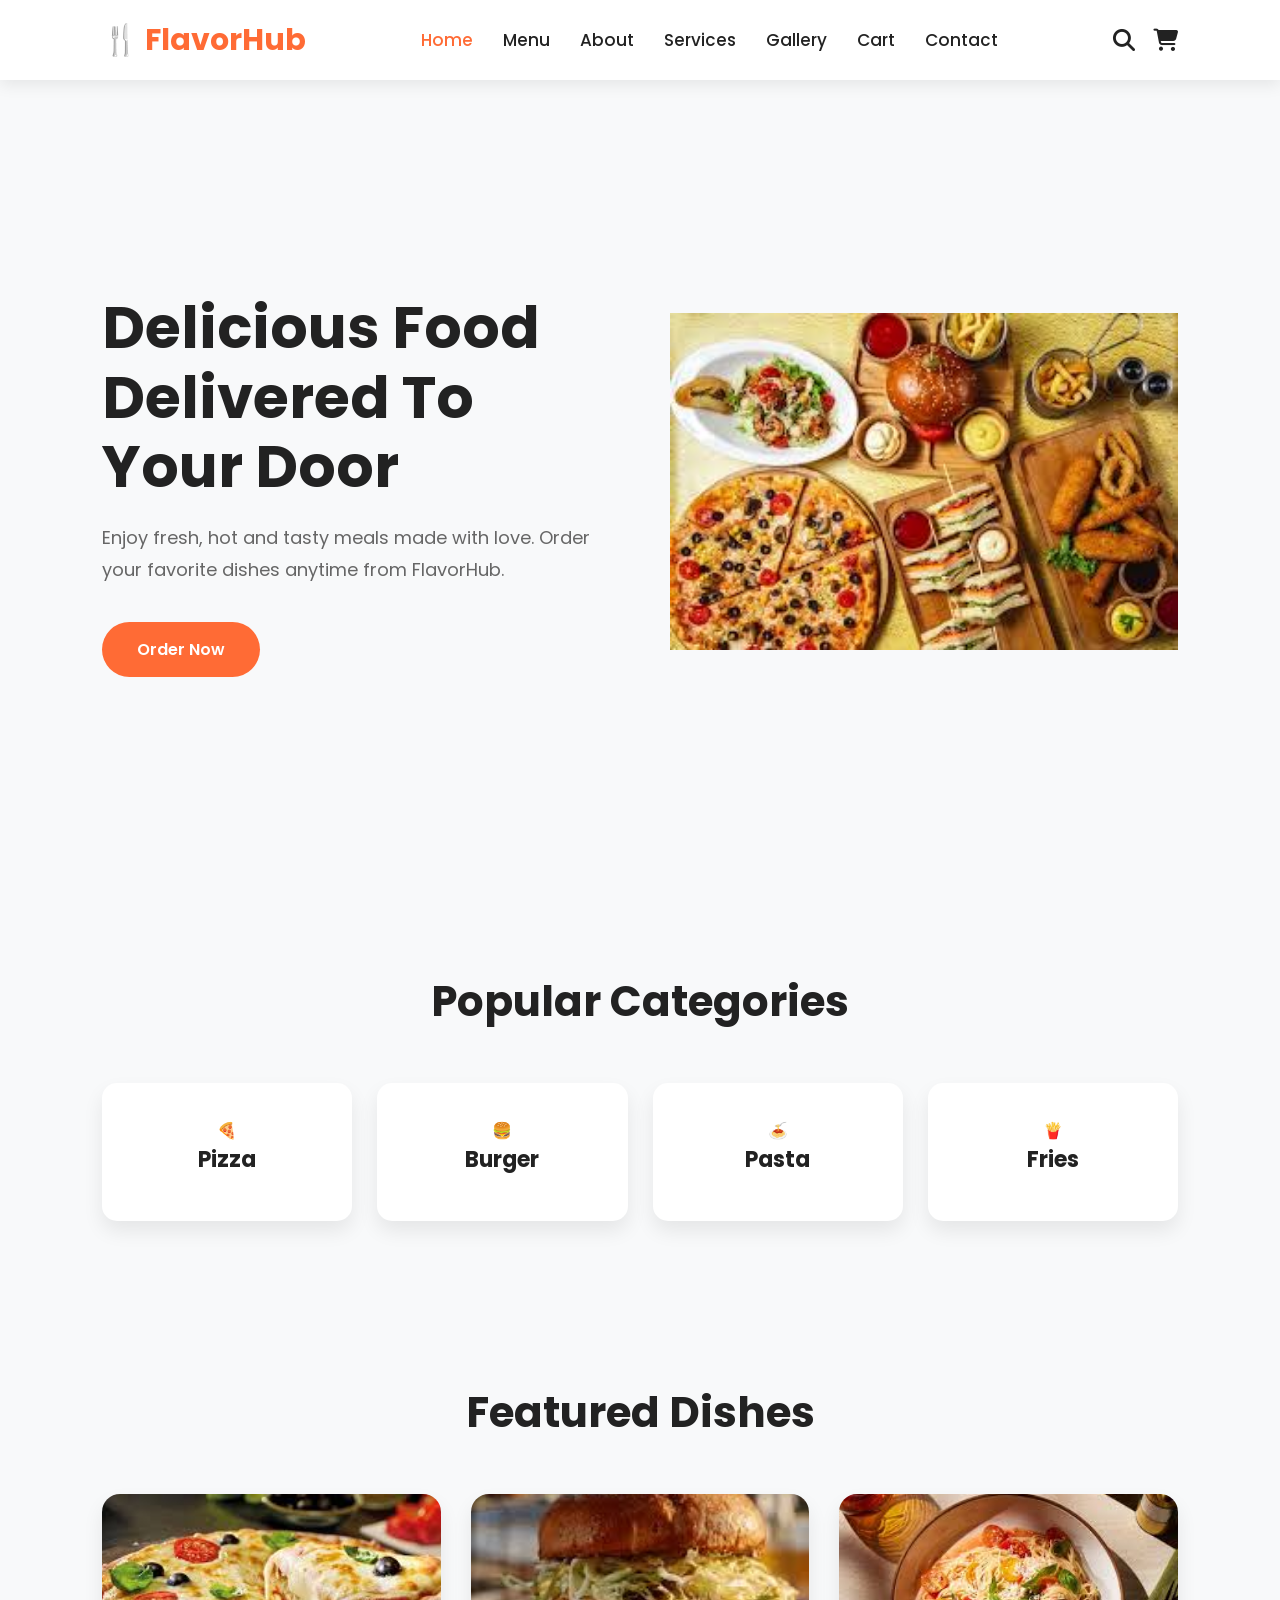
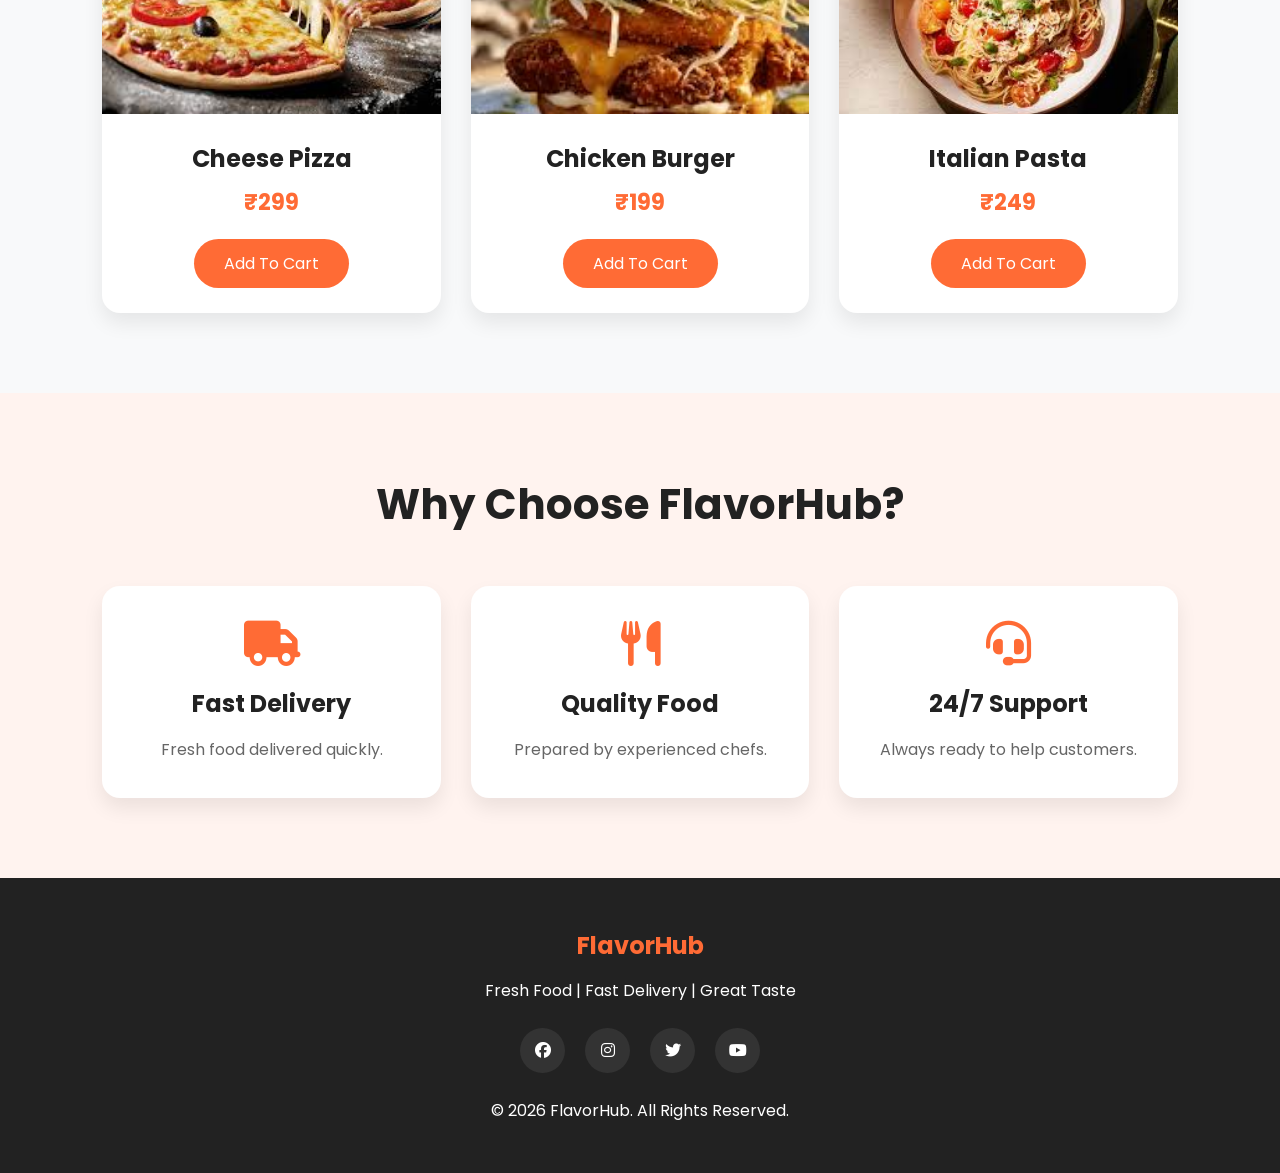
<file: index.html>
<!DOCTYPE html>
<html lang="en">
<head>
    <meta charset="UTF-8">
    <meta name="viewport" content="width=device-width, initial-scale=1.0">
    <title>FlavorHub | Restaurant & Food Delivery</title>

    <!-- CSS -->
    <link rel="stylesheet" href="style.css">

    <!-- Font Awesome -->
    <link rel="stylesheet"
    href="https://cdnjs.cloudflare.com/ajax/libs/font-awesome/6.6.0/css/all.min.css">
</head>
<body>

<!-- ================= HEADER ================= -->

<header>

    <div class="logo">
        <h2>🍴 FlavorHub</h2>
    </div>

    <nav>

        <div class="menu-toggle">
        <i class="fas fa-bars"></i>
        </div>

         <ul class="nav-links">
            <li><a href="index.html" class="active">Home</a></li>
            <li><a href="menu.html">Menu</a></li>
            <li><a href="about.html">About</a></li>
            <li><a href="services.html">Services</a></li>
            <li><a href="gallery.html">Gallery</a></li>
            <li><a href="cart.html">Cart</a></li>
            <li><a href="contact.html">Contact</a></li>
        </ul>
    </nav>

    <div class="icons">
        <i class="fas fa-search"></i>
        <i class="fas fa-shopping-cart"></i>
    </div>

</header>

<!-- ================= HERO ================= -->

<section class="hero">

    <div class="hero-text">

        <h1>Delicious Food Delivered To Your Door</h1>

        <p>
            Enjoy fresh, hot and tasty meals made with love.
            Order your favorite dishes anytime from FlavorHub.
        </p>

        <a href="menu.html" class="btn">
            Order Now
        </a>

    </div>

    <div class="hero-image">
        <img src="image/food image.jpg" alt="Food Image">
    </div>

</section>

<!-- ================= CATEGORIES ================= -->

<section class="categories">

    <h2>Popular Categories</h2>

    <div class="category-container">

        <div class="category-card">
            🍕
            <h3>Pizza</h3>
        </div>

        <div class="category-card">
            🍔
            <h3>Burger</h3>
        </div>

        <div class="category-card">
            🍝
            <h3>Pasta</h3>
        </div>

        <div class="category-card">
            🍟
            <h3>Fries</h3>
        </div>

    </div>

</section>

<!-- ================= FEATURED FOOD ================= -->

<section class="featured">

    <h2>Featured Dishes</h2>

    <div class="food-container">

        <div class="food-card">

            <img src="image/cheese pizza.jpg">

            <h3>Cheese Pizza</h3>

            <p>₹299</p>

            <button>Add To Cart</button>

        </div>

        <div class="food-card">

            <img src="image/chicken burger.jpg">

            <h3>Chicken Burger</h3>

            <p>₹199</p>

            <button>Add To Cart</button>

        </div>

        <div class="food-card">

            <img src="image/italian pasta.jpg">

            <h3>Italian Pasta</h3>

            <p>₹249</p>

            <button>Add To Cart</button>

        </div>

    </div>

</section>

<!-- ================= WHY CHOOSE US ================= -->

<section class="why">

    <h2>Why Choose FlavorHub?</h2>

    <div class="why-container">

        <div class="box">
            <i class="fas fa-truck"></i>
            <h3>Fast Delivery</h3>
            <p>Fresh food delivered quickly.</p>
        </div>

        <div class="box">
            <i class="fas fa-utensils"></i>
            <h3>Quality Food</h3>
            <p>Prepared by experienced chefs.</p>
        </div>

        <div class="box">
            <i class="fas fa-headset"></i>
            <h3>24/7 Support</h3>
            <p>Always ready to help customers.</p>
        </div>

    </div>

</section>

<!-- ================= FOOTER ================= -->

<footer>

    <h2>FlavorHub</h2>

    <p>Fresh Food | Fast Delivery | Great Taste</p>

    <div class="social">

        <i class="fab fa-facebook"></i>

        <i class="fab fa-instagram"></i>

        <i class="fab fa-twitter"></i>

        <i class="fab fa-youtube"></i>

    </div>

    <p>© 2026 FlavorHub. All Rights Reserved.</p>

</footer>

<script src="script.js"></script>

</body>
</html>
</file>
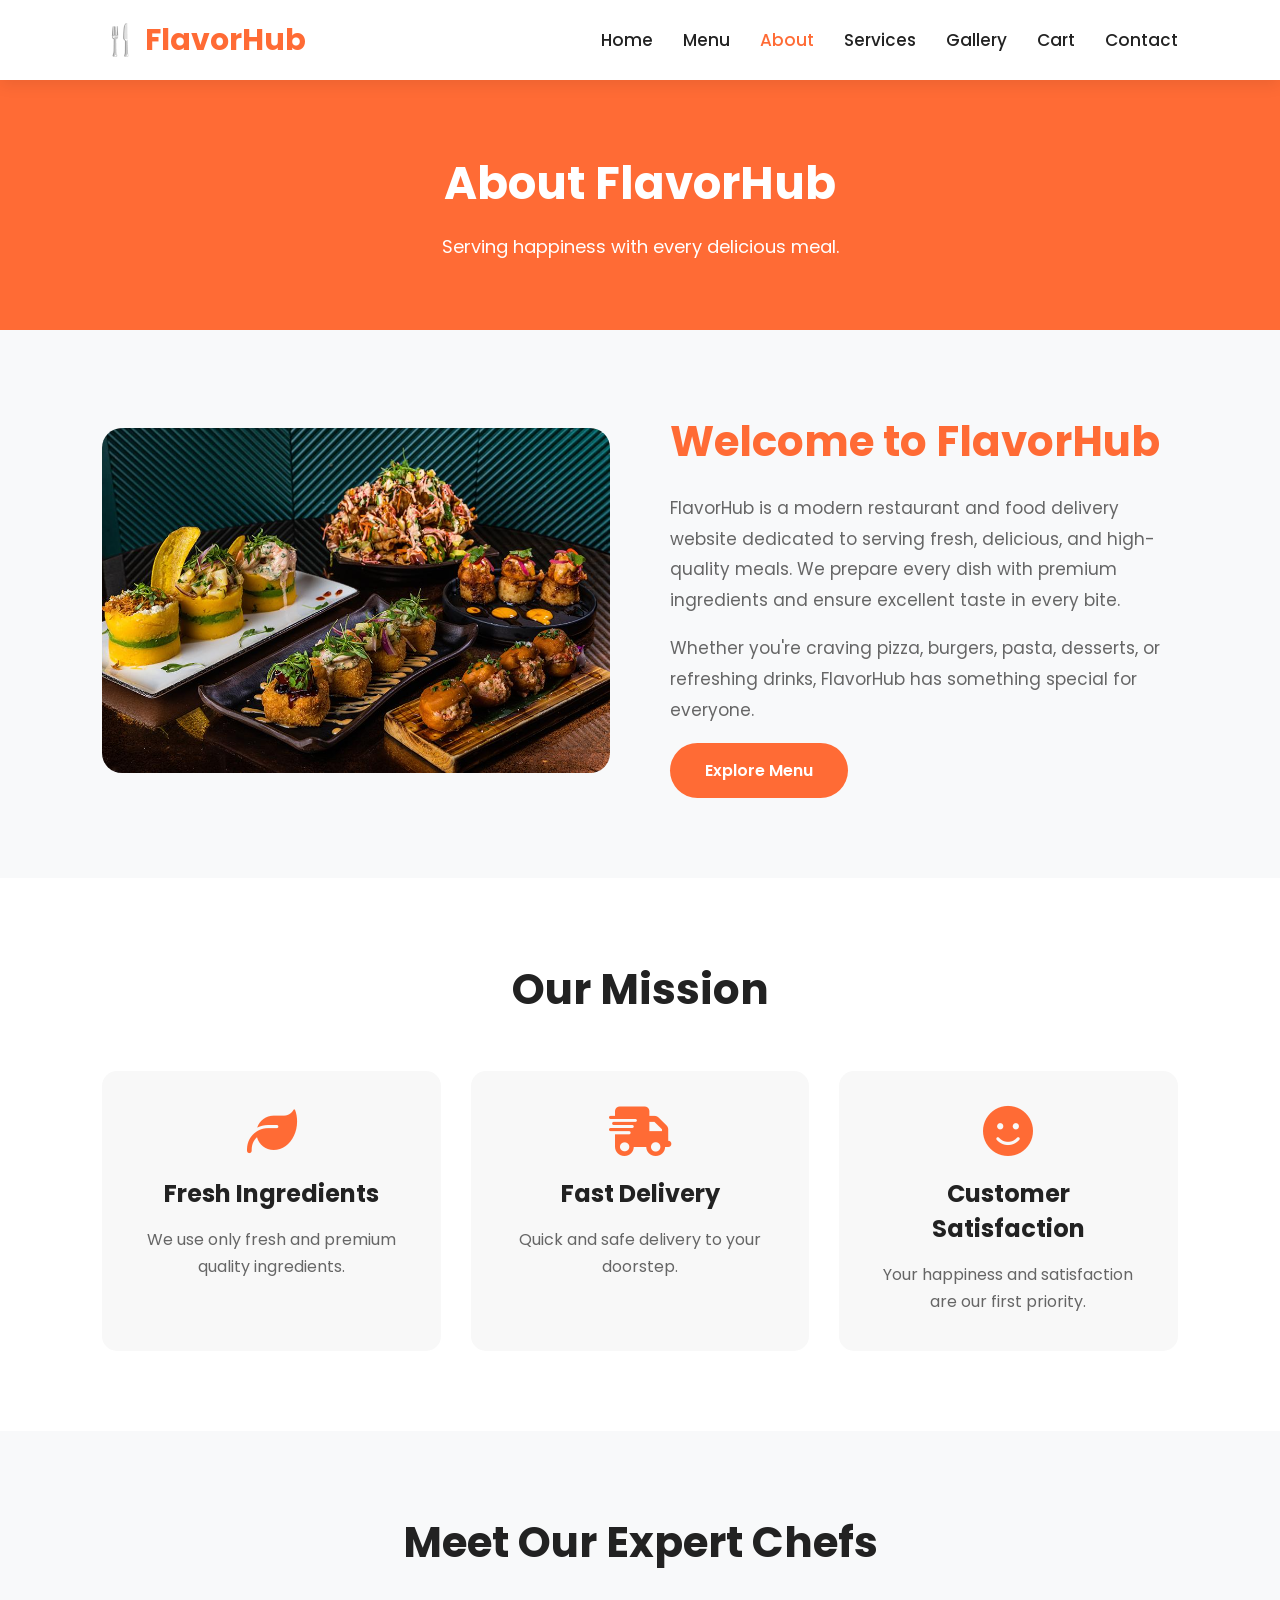
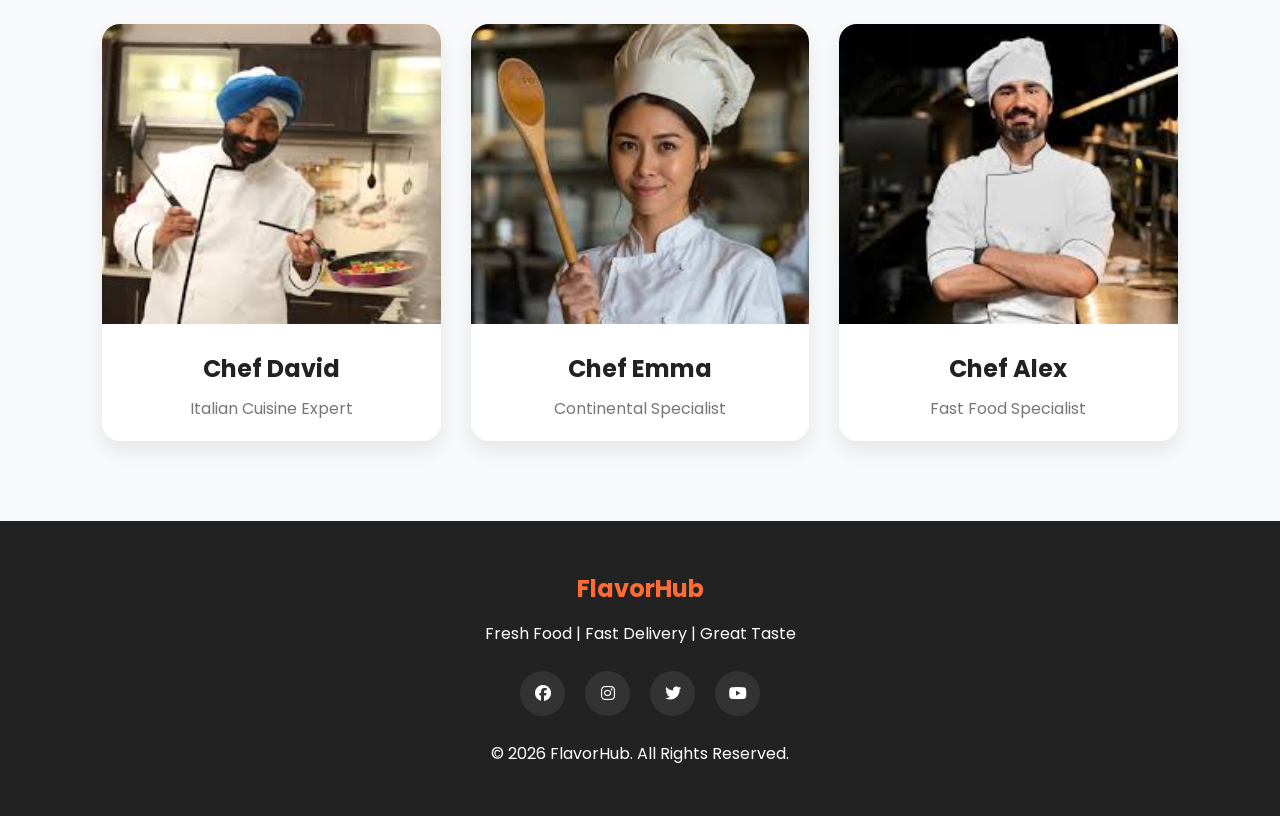
<file: about.html>
<!DOCTYPE html>
<html lang="en">
<head>
    <meta charset="UTF-8">
    <meta name="viewport" content="width=device-width, initial-scale=1.0">
    <title>FlavorHub | About Us</title>

    <link rel="stylesheet" href="style.css">

    <link rel="stylesheet"
    href="https://cdnjs.cloudflare.com/ajax/libs/font-awesome/6.6.0/css/all.min.css">
</head>
<body>

<!-- ================= HEADER ================= -->

<header>

    <div class="logo">
        <h2>🍴 FlavorHub</h2>
    </div>

    <nav>

        <div class="menu-toggle">
        <i class="fas fa-bars"></i>
        </div>

        <ul class="nav-links">
            <li><a href="index.html">Home</a></li>
            <li><a href="menu.html">Menu</a></li>
            <li><a href="about.html" class="active">About</a></li>
            <li><a href="services.html">Services</a></li>
            <li><a href="gallery.html">Gallery</a></li>
            <li><a href="cart.html">Cart</a></li>
            <li><a href="contact.html">Contact</a></li>
        </ul>
    </nav>

</header>

<!-- ================= ABOUT HERO ================= -->

<section class="page-title">
    <h1>About FlavorHub</h1>
    <p>Serving happiness with every delicious meal.</p>
</section>

<!-- ================= ABOUT ================= -->

<section class="about-section">

    <div class="about-image">
        <img src="image/about.jpg" alt="About FlavorHub">
    </div>

    <div class="about-content">

        <h2>Welcome to FlavorHub</h2>

        <p>
            FlavorHub is a modern restaurant and food delivery website
            dedicated to serving fresh, delicious, and high-quality meals.
            We prepare every dish with premium ingredients and ensure
            excellent taste in every bite.
        </p>

        <p>
            Whether you're craving pizza, burgers, pasta, desserts,
            or refreshing drinks, FlavorHub has something special for everyone.
        </p>

        <a href="menu.html" class="btn">Explore Menu</a>

    </div>

</section>

<!-- ================= OUR MISSION ================= -->

<section class="mission">

    <h2>Our Mission</h2>

    <div class="mission-container">

        <div class="mission-box">
            <i class="fas fa-leaf"></i>
            <h3>Fresh Ingredients</h3>
            <p>We use only fresh and premium quality ingredients.</p>
        </div>

        <div class="mission-box">
            <i class="fas fa-shipping-fast"></i>
            <h3>Fast Delivery</h3>
            <p>Quick and safe delivery to your doorstep.</p>
        </div>

        <div class="mission-box">
            <i class="fas fa-smile"></i>
            <h3>Customer Satisfaction</h3>
            <p>Your happiness and satisfaction are our first priority.</p>
        </div>

    </div>

</section>

<!-- ================= CHEFS ================= -->

<section class="chef">

    <h2>Meet Our Expert Chefs</h2>

    <div class="chef-container">

        <div class="chef-card">
            <img src="image/chef1..jpg" alt="">
            <h3>Chef David</h3>
            <p>Italian Cuisine Expert</p>
        </div>

        <div class="chef-card">
            <img src="image/chef2.jpg" alt="">
            <h3>Chef Emma</h3>
            <p>Continental Specialist</p>
        </div>

        <div class="chef-card">
            <img src="image/chef3.jpg" alt="">
            <h3>Chef Alex</h3>
            <p>Fast Food Specialist</p>
        </div>

    </div>

</section>

<!-- ================= FOOTER ================= -->

<footer>

    <h2>FlavorHub</h2>

    <p>Fresh Food | Fast Delivery | Great Taste</p>

    <div class="social">
        <i class="fab fa-facebook"></i>
        <i class="fab fa-instagram"></i>
        <i class="fab fa-twitter"></i>
        <i class="fab fa-youtube"></i>
    </div>

    <p>© 2026 FlavorHub. All Rights Reserved.</p>

</footer>

<script src="script.js"></script>

</body>
</html>
</file>
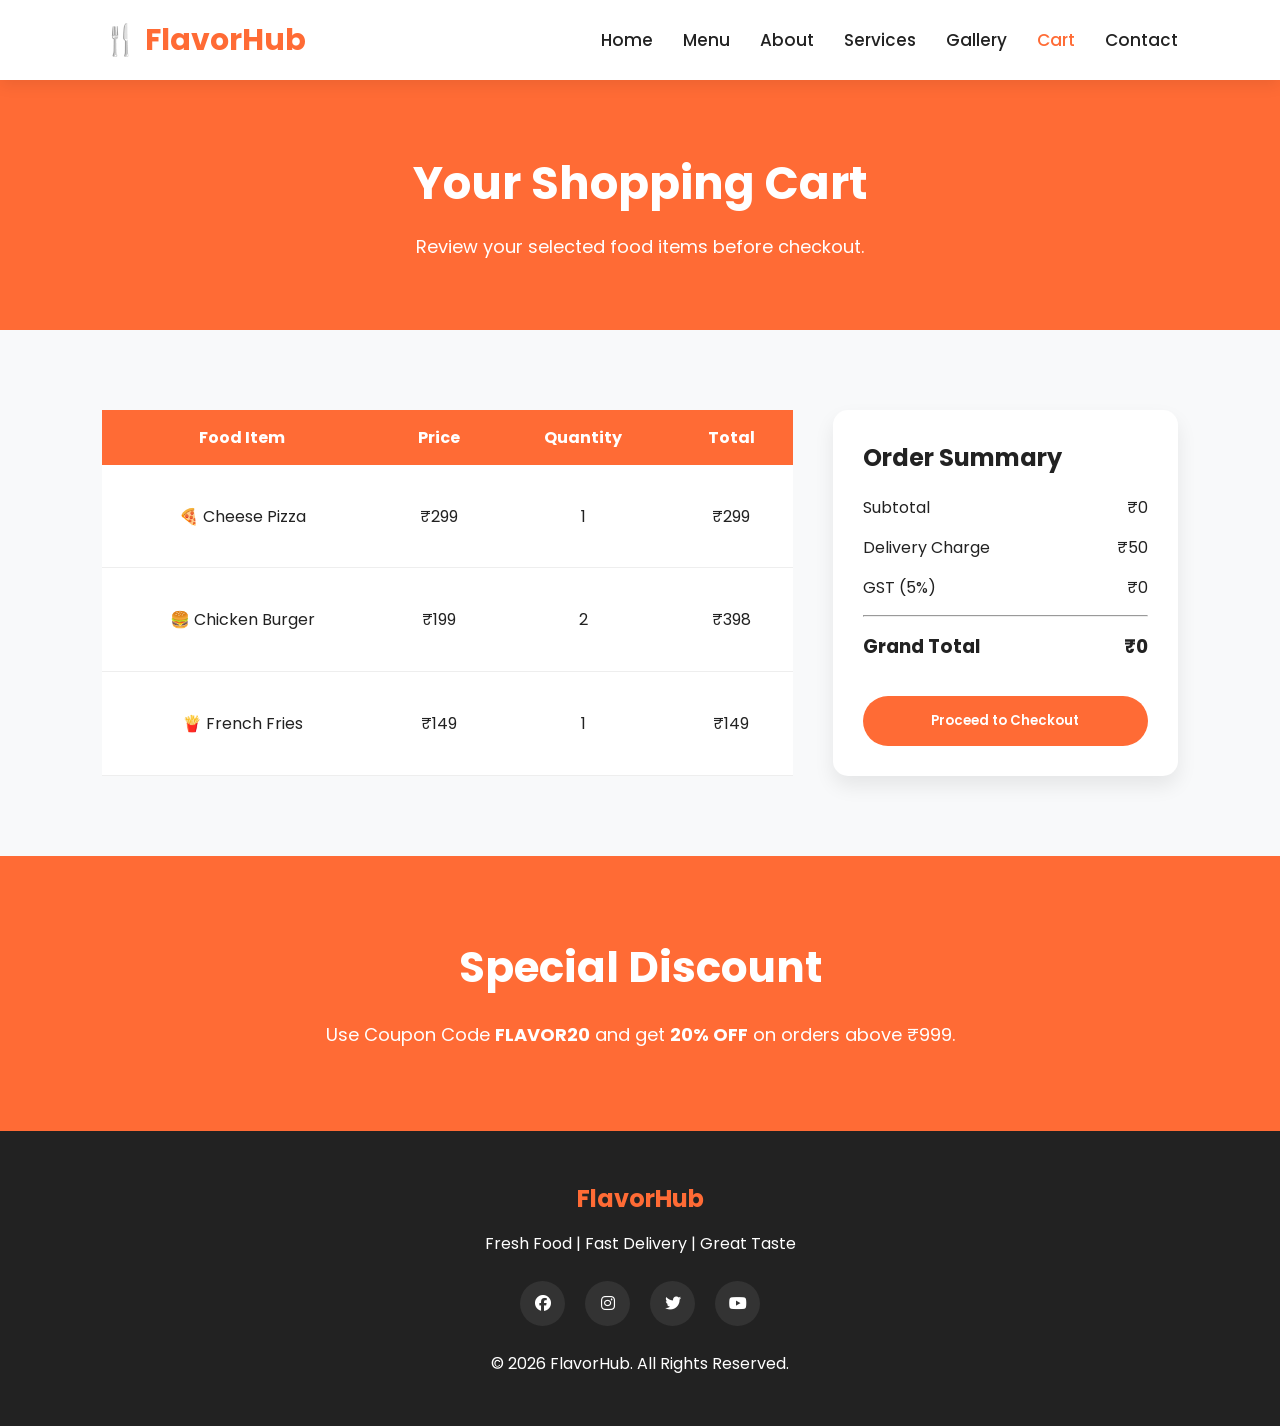
<file: cart.html>
<!DOCTYPE html>
<html lang="en">
<head>
    <meta charset="UTF-8">
    <meta name="viewport" content="width=device-width, initial-scale=1.0">
    <title>FlavorHub | Cart</title>

    <link rel="stylesheet" href="style.css">

    <link rel="stylesheet"
    href="https://cdnjs.cloudflare.com/ajax/libs/font-awesome/6.6.0/css/all.min.css">
</head>
<tbody id="cart-items">

</tbody>


<!-- ================= HEADER ================= -->

<header>

    <div class="logo">
        <h2>🍴 FlavorHub</h2>
    </div>

    <nav>

        <div class="menu-toggle">
        <i class="fas fa-bars"></i>
        </div>

         <ul class="nav-links">
            <li><a href="index.html">Home</a></li>
            <li><a href="menu.html">Menu</a></li>
            <li><a href="about.html">About</a></li>
            <li><a href="services.html">Services</a></li>
            <li><a href="gallery.html">Gallery</a></li>
            <li><a href="cart.html" class="active">Cart</a></li>
            <li><a href="contact.html">Contact</a></li>
        </ul>
    </nav>

</header>

<!-- ================= PAGE TITLE ================= -->

<section class="page-title">

    <h1>Your Shopping Cart</h1>

    <p>Review your selected food items before checkout.</p>

</section>

<!-- ================= CART ================= -->

<section class="cart">

<div class="cart-container">

<table>

<thead>

<tr>
<th>Food Item</th>
<th>Price</th>
<th>Quantity</th>
<th>Total</th>
</tr>

</thead>

<tbody>

<tr>
<td>🍕 Cheese Pizza</td>
<td>₹299</td>
<td>1</td>
<td>₹299</td>
</tr>

<tr>
<td>🍔 Chicken Burger</td>
<td>₹199</td>
<td>2</td>
<td>₹398</td>
</tr>

<tr>
<td>🍟 French Fries</td>
<td>₹149</td>
<td>1</td>
<td>₹149</td>
</tr>

</tbody>

</table>

<div class="cart-summary">

    <h2>Order Summary</h2>

    <p>Subtotal <span id="subtotal">₹0</span></p>

    <p>Delivery Charge <span>₹50</span></p>

    <p>GST (5%) <span id="gst">₹0</span></p>

    <hr>

    <h3>Grand Total <span id="grand-total">₹0</span></h3>

    <button class="btn">
        Proceed to Checkout
    </button>

</div>

</section>

<!-- ================= OFFERS ================= -->

<section class="offer">

<h2>Special Discount</h2>

<p>
Use Coupon Code
<strong>FLAVOR20</strong>
and get
<strong>20% OFF</strong>
on orders above ₹999.
</p>

</section>

<!-- ================= FOOTER ================= -->

<footer>

<h2>FlavorHub</h2>

<p>Fresh Food | Fast Delivery | Great Taste</p>

<div class="social">

<i class="fab fa-facebook"></i>
<i class="fab fa-instagram"></i>
<i class="fab fa-twitter"></i>
<i class="fab fa-youtube"></i>

</div>

<p>© 2026 FlavorHub. All Rights Reserved.</p>

</footer>

<script src="script.js"></script>

</body>
</html>
</file>
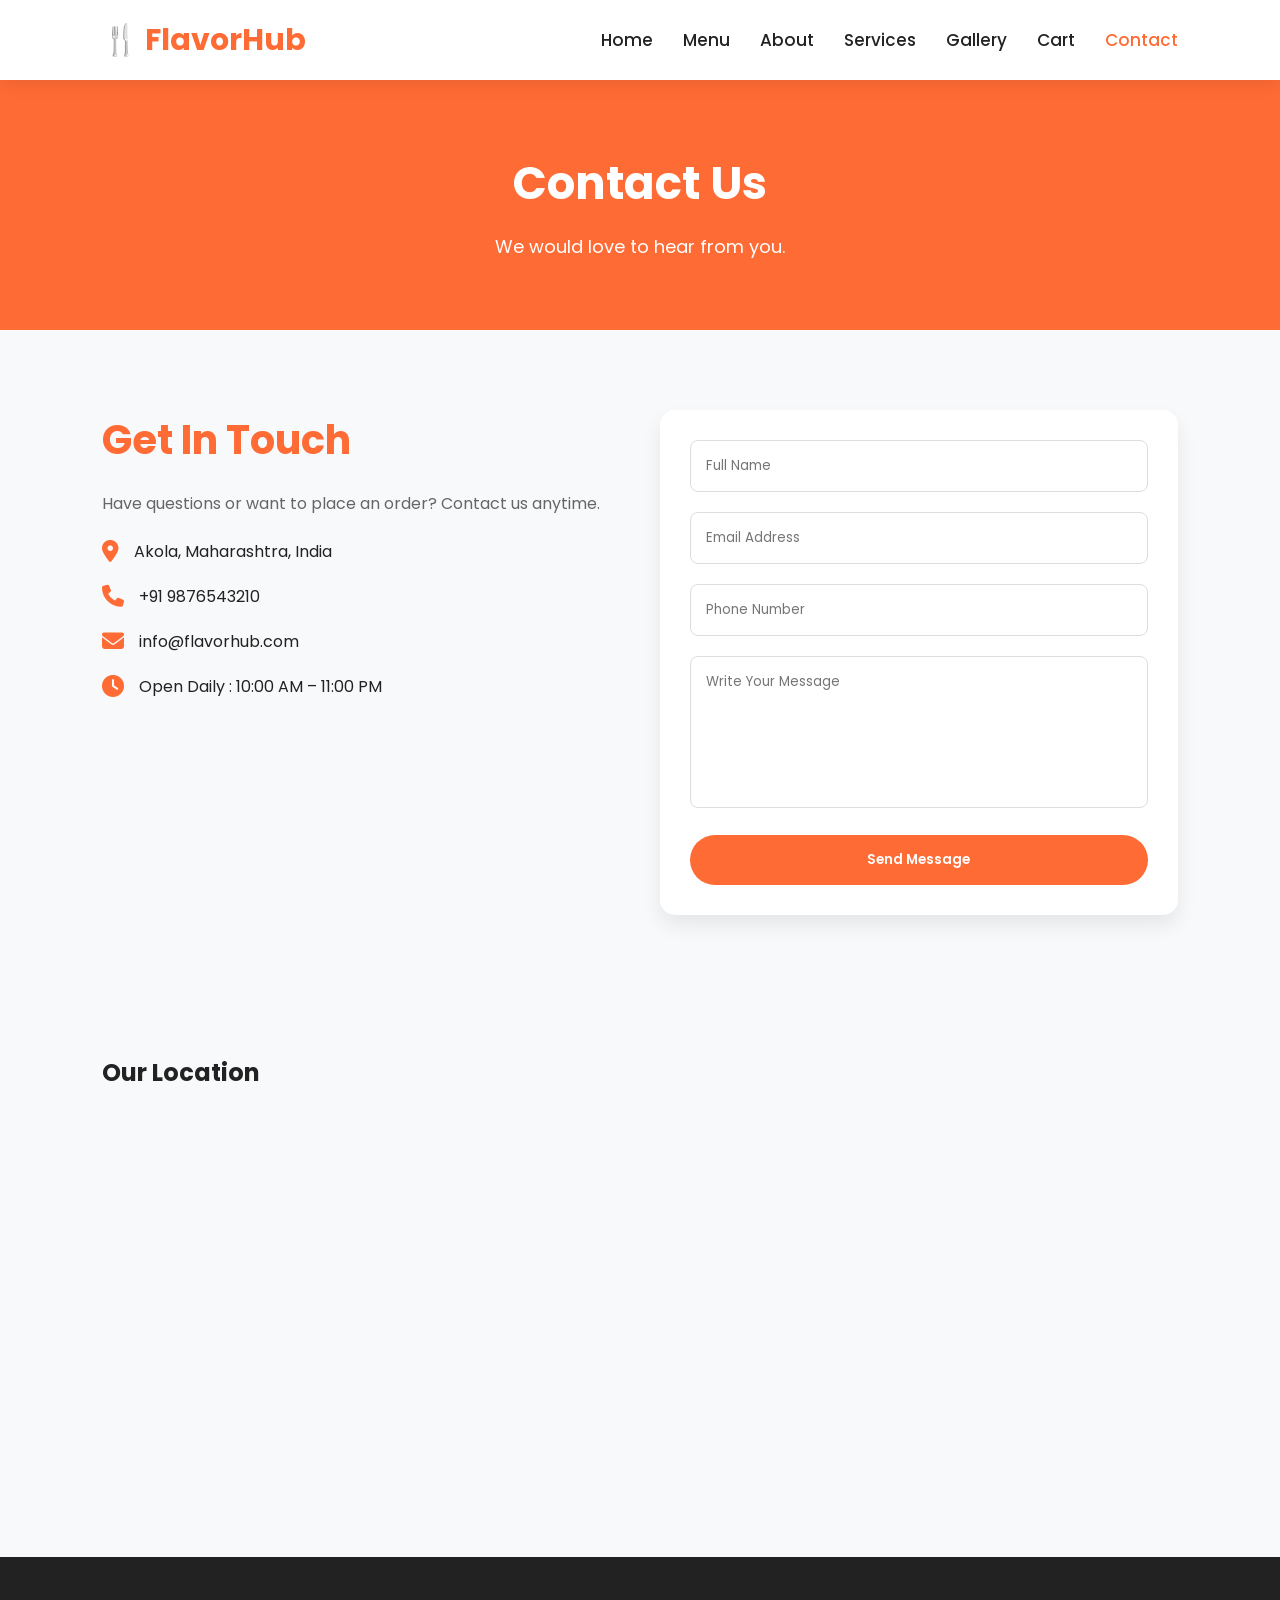
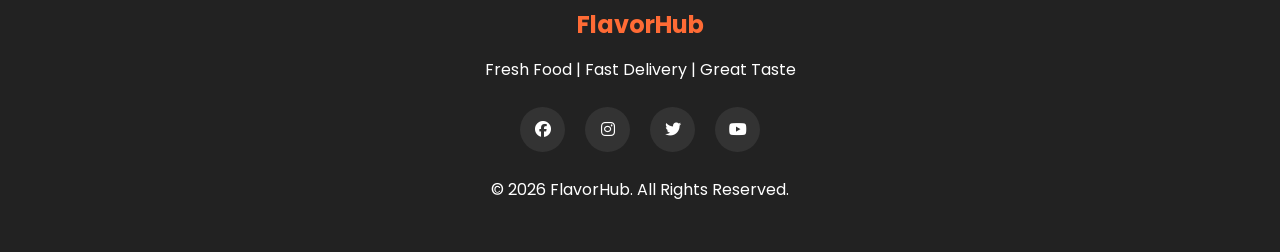
<file: contact.html>
<!DOCTYPE html>
<html lang="en">
<head>
    <meta charset="UTF-8">
    <meta name="viewport" content="width=device-width, initial-scale=1.0">
    <title>FlavorHub | Contact</title>

    <link rel="stylesheet" href="style.css">

    <link rel="stylesheet"
    href="https://cdnjs.cloudflare.com/ajax/libs/font-awesome/6.6.0/css/all.min.css">
</head>
<body>

<!-- ================= HEADER ================= -->

<header>

    <div class="logo">
        <h2>🍴 FlavorHub</h2>
    </div>

    <nav>

        <div class="menu-toggle">
        <i class="fas fa-bars"></i>
        </div>

         <ul class="nav-links">
            <li><a href="index.html">Home</a></li>
            <li><a href="menu.html">Menu</a></li>
            <li><a href="about.html">About</a></li>
            <li><a href="services.html">Services</a></li>
            <li><a href="gallery.html">Gallery</a></li>
            <li><a href="cart.html">Cart</a></li>
            <li><a href="contact.html" class="active">Contact</a></li>
        </ul>
    </nav>

</header>

<!-- ================= PAGE TITLE ================= -->

<section class="page-title">

    <h1>Contact Us</h1>

    <p>We would love to hear from you.</p>

</section>

<!-- ================= CONTACT ================= -->

<section class="contact">

    <div class="contact-container">

        <div class="contact-info">

            <h2>Get In Touch</h2>

            <p>
                Have questions or want to place an order?
                Contact us anytime.
            </p>

            <div class="info">
                <i class="fas fa-map-marker-alt"></i>
                <span>Akola, Maharashtra, India</span>
            </div>

            <div class="info">
                <i class="fas fa-phone"></i>
                <span>+91 9876543210</span>
            </div>

            <div class="info">
                <i class="fas fa-envelope"></i>
                <span>info@flavorhub.com</span>
            </div>

            <div class="info">
                <i class="fas fa-clock"></i>
                <span>Open Daily : 10:00 AM – 11:00 PM</span>
            </div>

        </div>

        <div class="contact-form">

            <form>

                <input type="text" placeholder="Full Name" required>

                <input type="email" placeholder="Email Address" required>

                <input type="tel" placeholder="Phone Number" required>

                <textarea rows="6"
                placeholder="Write Your Message"></textarea>

                <button type="submit" class="btn">
                    Send Message
                </button>

            </form>

        </div>

    </div>

</section>

<!-- ================= MAP ================= -->

<section class="map">

    <h2>Our Location</h2>

    <iframe
    src="https://www.google.com/maps?q=Akola,Maharashtra&output=embed"
    width="100%"
    height="400"
    style="border:0;"
    loading="lazy">
    </iframe>

</section>

<!-- ================= FOOTER ================= -->

<footer>

<h2>FlavorHub</h2>

<p>Fresh Food | Fast Delivery | Great Taste</p>

<div class="social">

<i class="fab fa-facebook"></i>
<i class="fab fa-instagram"></i>
<i class="fab fa-twitter"></i>
<i class="fab fa-youtube"></i>

</div>

<p>© 2026 FlavorHub. All Rights Reserved.</p>

</footer>

<script src="script.js"></script>

</body>
</html>
</file>
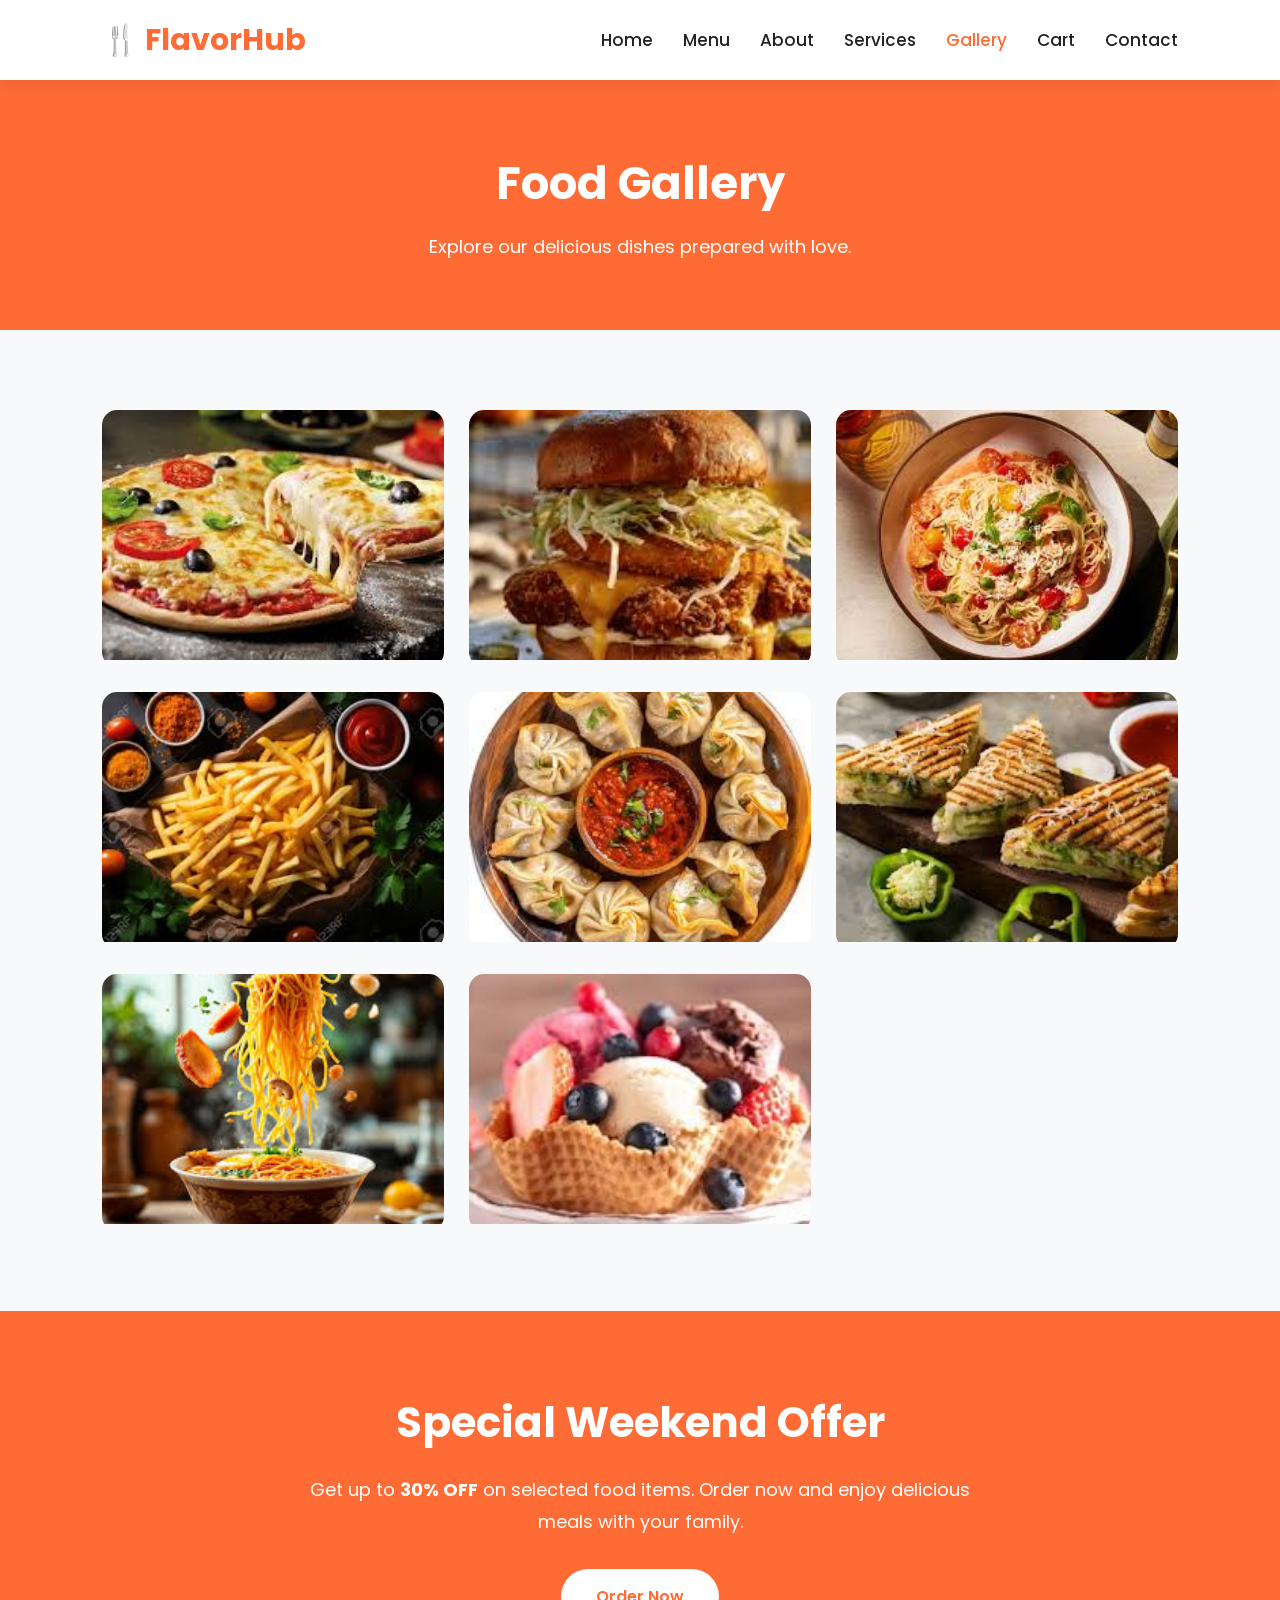
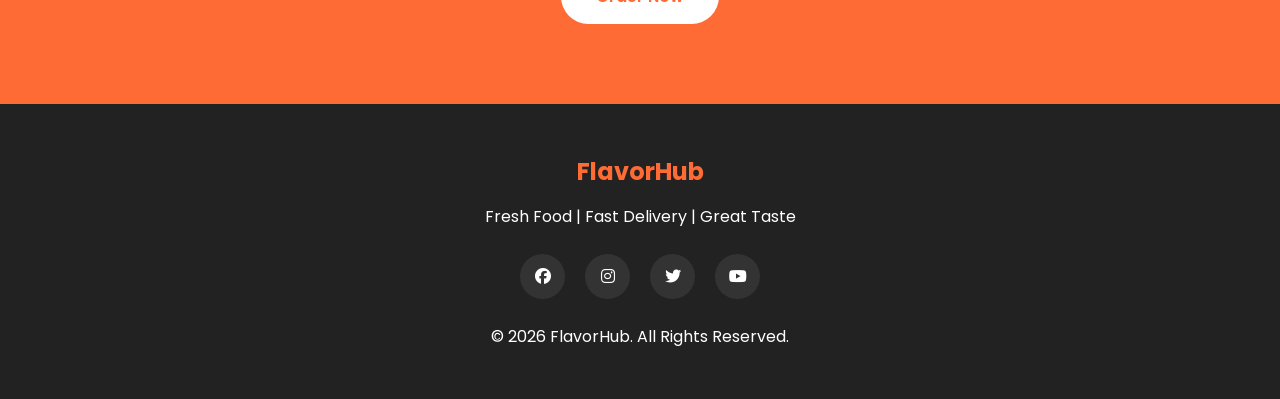
<file: gallery.html>
<!DOCTYPE html>
<html lang="en">
<head>
<meta charset="UTF-8">
<meta name="viewport" content="width=device-width, initial-scale=1.0">

<title>FlavorHub | Gallery</title>

<link rel="stylesheet" href="style.css">

<link rel="stylesheet"
href="https://cdnjs.cloudflare.com/ajax/libs/font-awesome/6.6.0/css/all.min.css">

</head>
<body>

<!-- ================= HEADER ================= -->

<header>

<div class="logo">
<h2>🍴 FlavorHub</h2>
</div>

<nav>
    <div class="menu-toggle">
        <i class="fas fa-bars"></i>
        </div>

 <ul class="nav-links">
<li><a href="index.html">Home</a></li>
<li><a href="menu.html">Menu</a></li>
<li><a href="about.html">About</a></li>
<li><a href="services.html">Services</a></li>
<li><a href="gallery.html" class="active">Gallery</a></li>
<li><a href="cart.html">Cart</a></li>
<li><a href="contact.html">Contact</a></li>
</ul>
</nav>

</header>

<!-- ================= PAGE TITLE ================= -->

<section class="page-title">

<h1>Food Gallery</h1>

<p>Explore our delicious dishes prepared with love.</p>

</section>

<!-- ================= GALLERY ================= -->

<section class="gallery">

<div class="gallery-container">

<div class="gallery-item">
<img src="image/cheese pizza.jpg" alt="Pizza">
<div class="overlay">
<h3>Cheese Pizza</h3>
</div>
</div>

<div class="gallery-item">
<img src="image/chicken burger.jpg" alt="Burger">
<div class="overlay">
<h3>Chicken Burger</h3>
</div>
</div>

<div class="gallery-item">
<img src="image/italian pasta.jpg" alt="Pasta">
<div class="overlay">
<h3>Italian Pasta</h3>
</div>
</div>

<div class="gallery-item">
<img src="image/fries.jpg" alt="Fries">
<div class="overlay">
<h3>French Fries</h3>
</div>
</div>

<div class="gallery-item">
<img src="image/momos.jpg" alt="Momos">
<div class="overlay">
<h3>Steamed Momos</h3>
</div>
</div>

<div class="gallery-item">
<img src="image/veg grill sandwich.jpg" alt="Sandwich">
<div class="overlay">
<h3>Grilled Sandwich</h3>
</div>
</div>

<div class="gallery-item">
<img src="image/noodels1.jpg" alt="Noodles">
<div class="overlay">
<h3>Veg Noodles</h3>
</div>
</div>

<div class="gallery-item">
<img src="image/icecream.jpg" alt="Ice Cream">
<div class="overlay">
<h3>Ice Cream</h3>
</div>
</div>

</div>

</section>

<!-- ================= SPECIAL OFFER ================= -->

<section class="offer">

<h2>Special Weekend Offer</h2>

<p>
Get up to <strong>30% OFF</strong> on selected food items.
Order now and enjoy delicious meals with your family.
</p>

<a href="menu.html" class="btn">Order Now</a>

</section>

<!-- ================= FOOTER ================= -->

<footer>

<h2>FlavorHub</h2>

<p>Fresh Food | Fast Delivery | Great Taste</p>

<div class="social">

<i class="fab fa-facebook"></i>
<i class="fab fa-instagram"></i>
<i class="fab fa-twitter"></i>
<i class="fab fa-youtube"></i>

</div>

<p>© 2026 FlavorHub. All Rights Reserved.</p>

</footer>

<script src="script.js"></script>

</body>
</html>
</file>
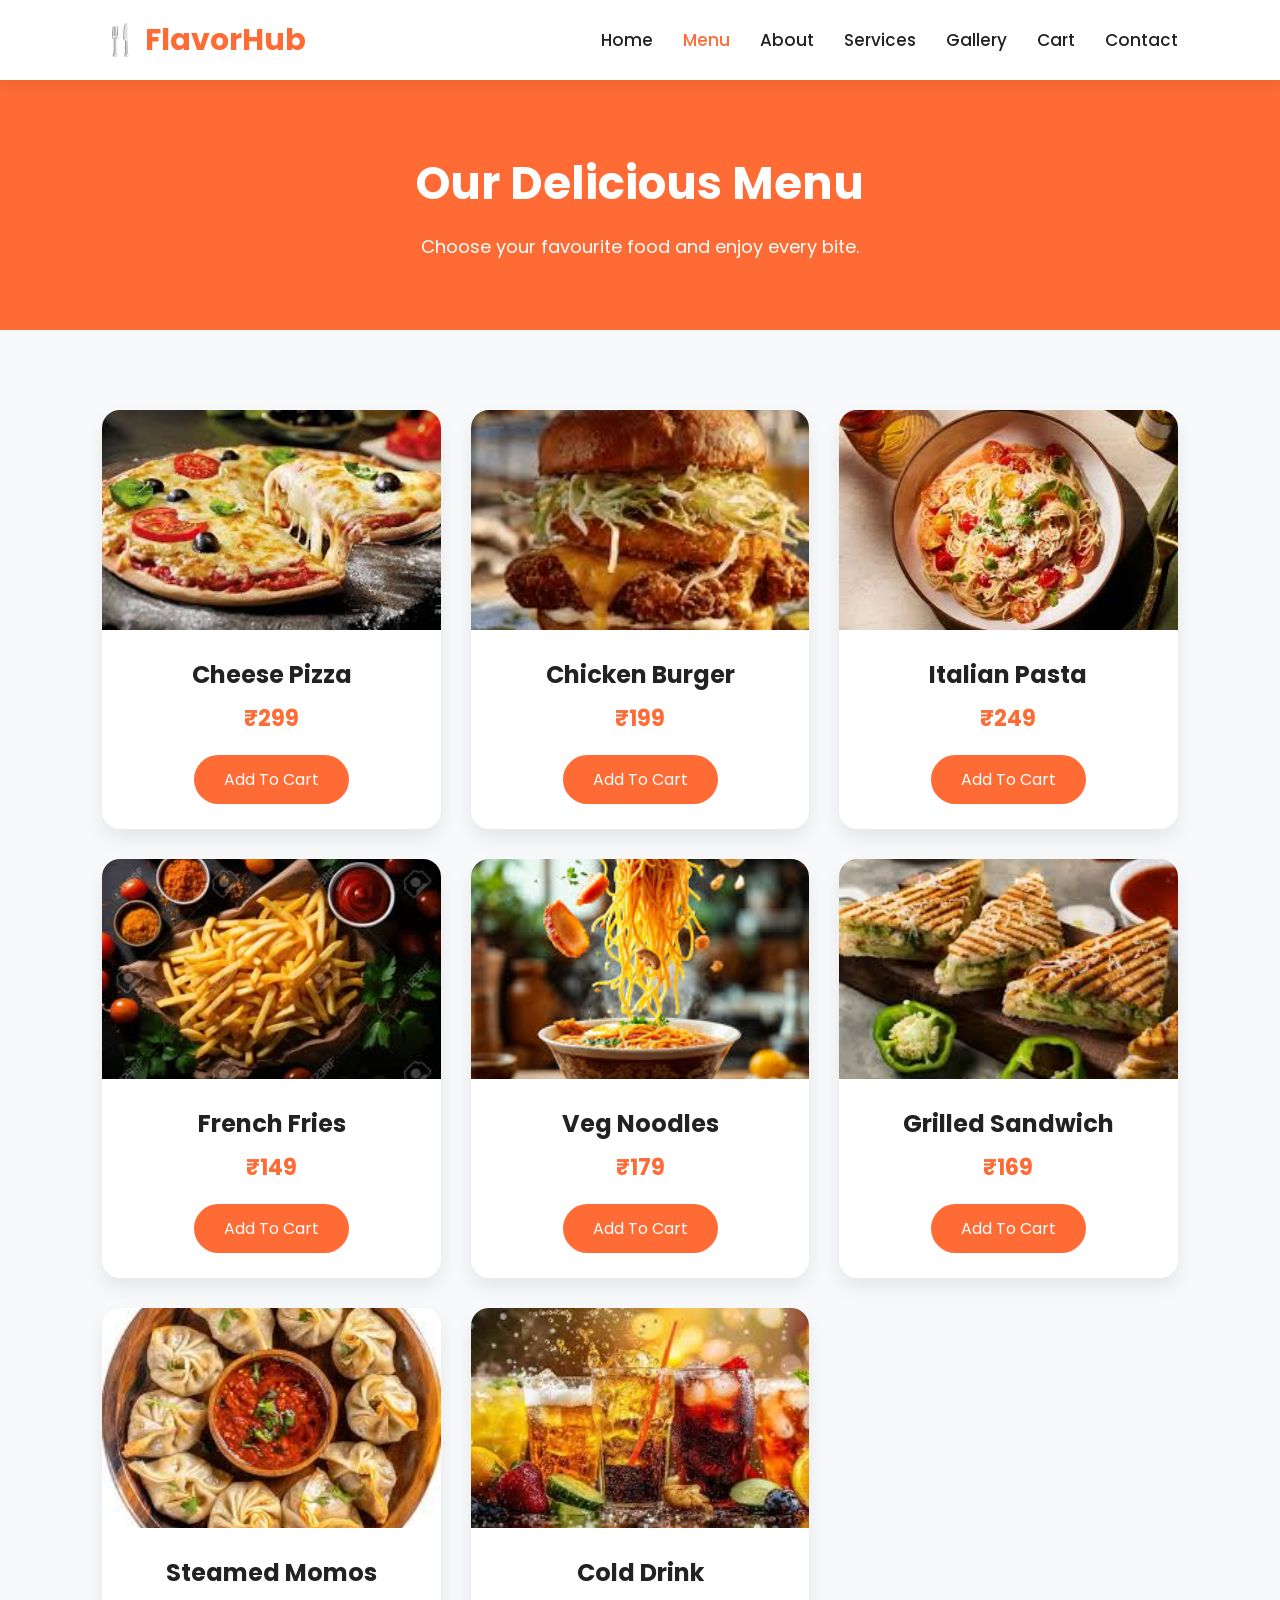
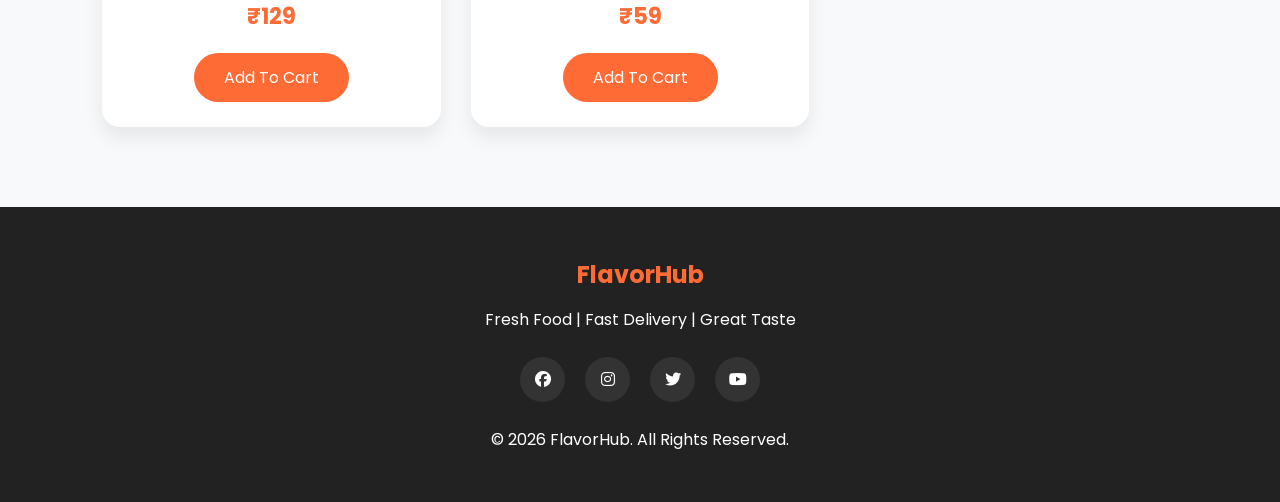
<file: menu.html>
<!DOCTYPE html>
<html lang="en">
<head>
    <meta charset="UTF-8">
    <meta name="viewport" content="width=device-width, initial-scale=1.0">
    <title>FlavorHub | Menu</title>

    <link rel="stylesheet" href="style.css">

    <link rel="stylesheet"
    href="https://cdnjs.cloudflare.com/ajax/libs/font-awesome/6.6.0/css/all.min.css">
</head>
<body>

<!-- HEADER -->

<header>

    <div class="logo">
        <h2>🍴 FlavorHub</h2>
    </div>

    <nav>

        <div class="menu-toggle">
        <i class="fas fa-bars"></i>
        </div>

         <ul class="nav-links">
            <li><a href="index.html">Home</a></li>
            <li><a href="menu.html" class="active">Menu</a></li>
            <li><a href="about.html">About</a></li>
            <li><a href="services.html">Services</a></li>
            <li><a href="gallery.html">Gallery</a></li>
            <li><a href="cart.html">Cart</a></li>
            <li><a href="contact.html">Contact</a></li>
        </ul>
    </nav>

</header>

<!-- PAGE TITLE -->

<section class="page-title">
    <h1>Our Delicious Menu</h1>
    <p>Choose your favourite food and enjoy every bite.</p>
</section>

<!-- MENU -->

<section class="menu">

<div class="food-container">

<div class="food-card">
<img src="image/cheese pizza.jpg" alt="">
<h3>Cheese Pizza</h3>
<p>₹299</p>
<button>Add To Cart</button>
</div>

<div class="food-card">
<img src="image/chicken burger.jpg" alt="">
<h3>Chicken Burger</h3>
<p>₹199</p>
<button>Add To Cart</button>
</div>

<div class="food-card">
<img src="image/italian pasta.jpg" alt="">
<h3>Italian Pasta</h3>
<p>₹249</p>
<button>Add To Cart</button>
</div>

<div class="food-card">
<img src="image/fries.jpg" alt="">
<h3>French Fries</h3>
<p>₹149</p>
<button>Add To Cart</button>
</div>

<div class="food-card">
<img src="image/noodels1.jpg" alt="">
<h3>Veg Noodles</h3>
<p>₹179</p>
<button>Add To Cart</button>
</div>

<div class="food-card">
<img src="image/veg grill sandwich.jpg" alt="">
<h3>Grilled Sandwich</h3>
<p>₹169</p>
<button>Add To Cart</button>
</div>

<div class="food-card">
<img src="image/momos.jpg" alt="">
<h3>Steamed Momos</h3>
<p>₹129</p>
<button>Add To Cart</button>
</div>

<div class="food-card">
<img src="image/cold drink.jpg" alt="">
<h3>Cold Drink</h3>
<p>₹59</p>
<button>Add To Cart</button>
</div>

</div>

</section>

<!-- FOOTER -->

<footer>

<h2>FlavorHub</h2>

<p>Fresh Food | Fast Delivery | Great Taste</p>

<div class="social">

<i class="fab fa-facebook"></i>
<i class="fab fa-instagram"></i>
<i class="fab fa-twitter"></i>
<i class="fab fa-youtube"></i>

</div>

<p>© 2026 FlavorHub. All Rights Reserved.</p>

</footer>

<script src="script.js"></script>
</body>
</html>
</file>
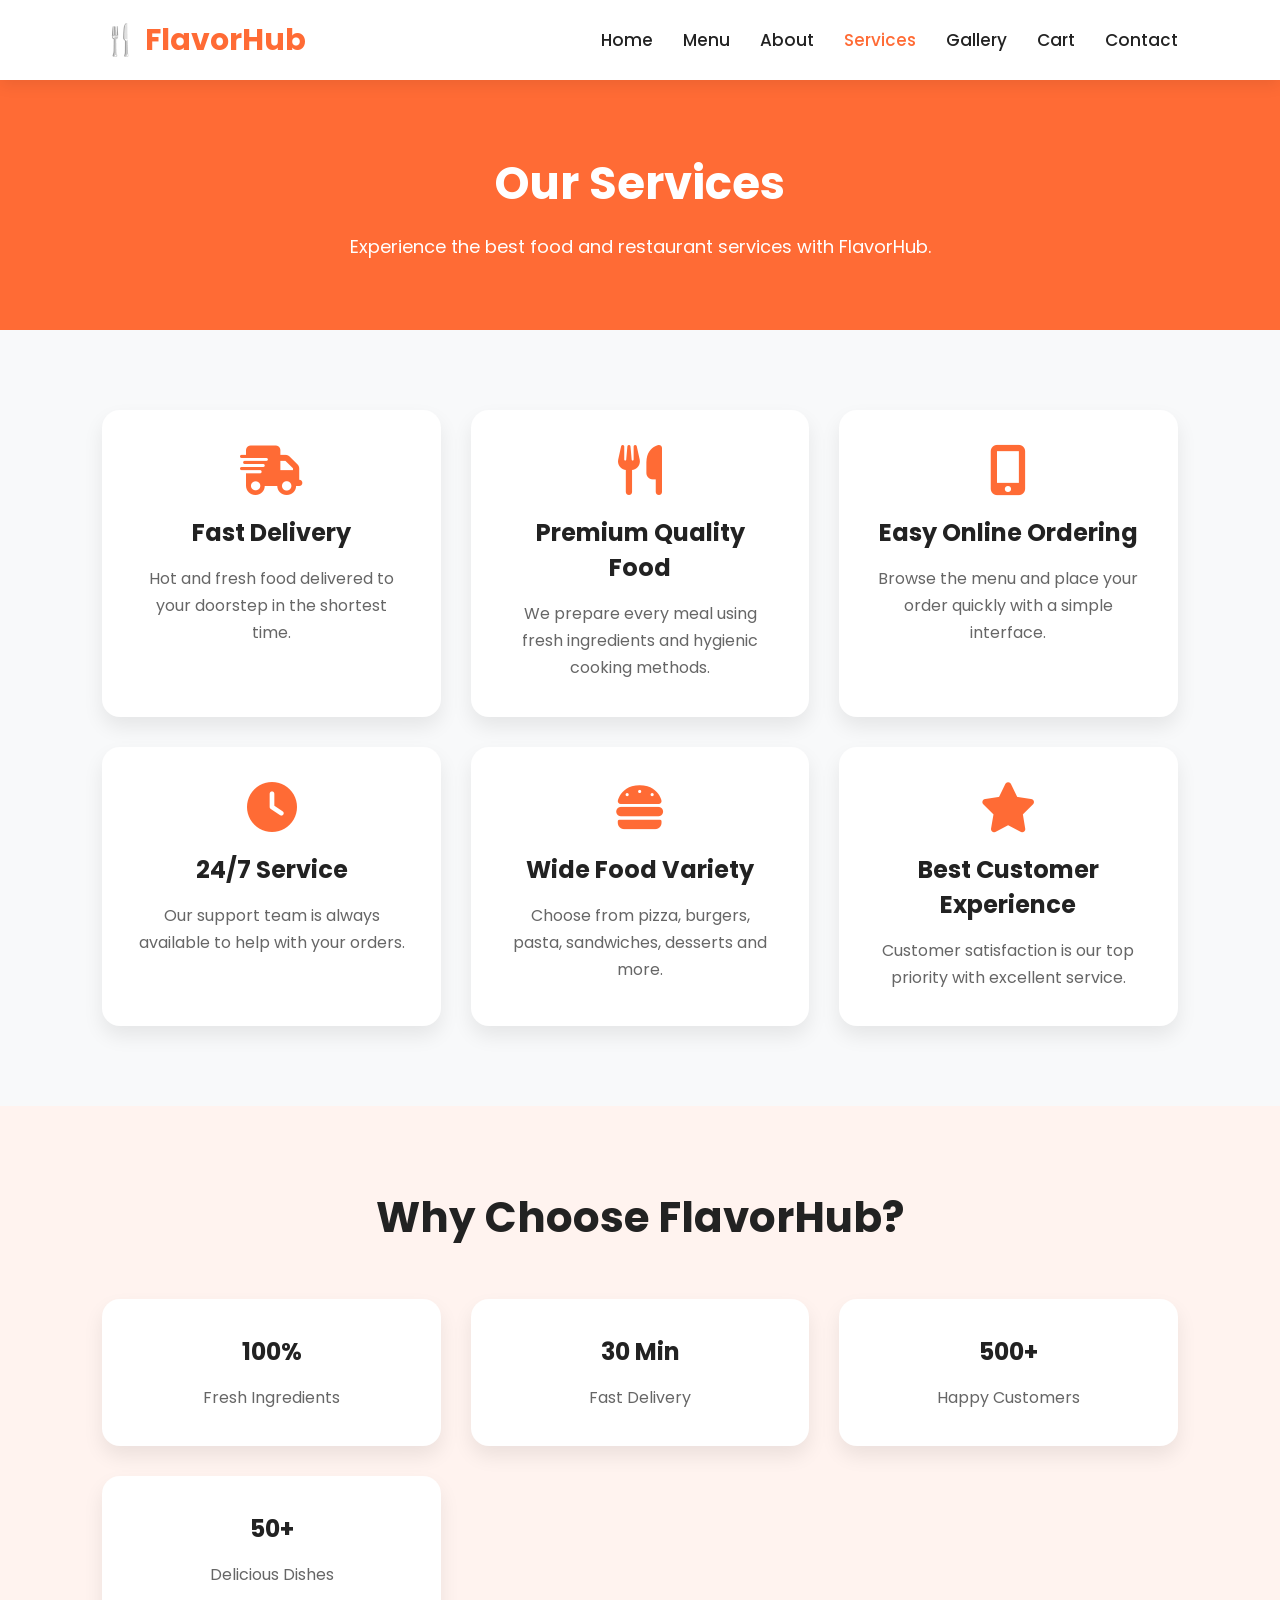
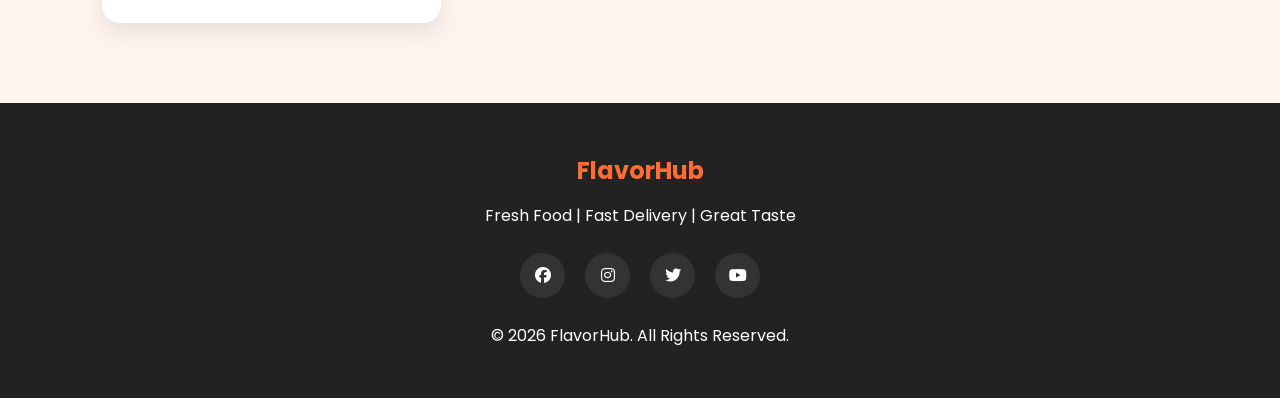
<file: services.html>
<!DOCTYPE html>
<html lang="en">
<head>
<meta charset="UTF-8">
<meta name="viewport" content="width=device-width, initial-scale=1.0">

<title>FlavorHub | Services</title>

<link rel="stylesheet" href="style.css">

<link rel="stylesheet"
href="https://cdnjs.cloudflare.com/ajax/libs/font-awesome/6.6.0/css/all.min.css">

</head>
<body>

<!-- HEADER -->

<header>

<div class="logo">
<h2>🍴 FlavorHub</h2>
</div>

<nav>
    <div class="menu-toggle">
        <i class="fas fa-bars"></i>
        </div>

 <ul class="nav-links">
<li><a href="index.html">Home</a></li>
<li><a href="menu.html">Menu</a></li>
<li><a href="about.html">About</a></li>
<li><a href="services.html" class="active">Services</a></li>
<li><a href="gallery.html">Gallery</a></li>
<li><a href="cart.html">Cart</a></li>
<li><a href="contact.html">Contact</a></li>
</ul>
</nav>

</header>

<!-- PAGE TITLE -->

<section class="page-title">

<h1>Our Services</h1>

<p>Experience the best food and restaurant services with FlavorHub.</p>

</section>

<!-- SERVICES -->

<section class="services">

<div class="service-container">

<div class="service-card">

<i class="fas fa-truck-fast"></i>

<h3>Fast Delivery</h3>

<p>
Hot and fresh food delivered to your doorstep in the shortest time.
</p>

</div>

<div class="service-card">

<i class="fas fa-utensils"></i>

<h3>Premium Quality Food</h3>

<p>
We prepare every meal using fresh ingredients and hygienic cooking methods.
</p>

</div>

<div class="service-card">

<i class="fas fa-mobile-screen-button"></i>

<h3>Easy Online Ordering</h3>

<p>
Browse the menu and place your order quickly with a simple interface.
</p>

</div>

<div class="service-card">

<i class="fas fa-clock"></i>

<h3>24/7 Service</h3>

<p>
Our support team is always available to help with your orders.
</p>

</div>

<div class="service-card">

<i class="fas fa-burger"></i>

<h3>Wide Food Variety</h3>

<p>
Choose from pizza, burgers, pasta, sandwiches, desserts and more.
</p>

</div>

<div class="service-card">

<i class="fas fa-star"></i>

<h3>Best Customer Experience</h3>

<p>
Customer satisfaction is our top priority with excellent service.
</p>

</div>

</div>

</section>

<!-- WHY CHOOSE US -->

<section class="why-service">

<h2>Why Choose FlavorHub?</h2>

<div class="why-container">

<div class="box">
<h3>100%</h3>
<p>Fresh Ingredients</p>
</div>

<div class="box">
<h3>30 Min</h3>
<p>Fast Delivery</p>
</div>

<div class="box">
<h3>500+</h3>
<p>Happy Customers</p>
</div>

<div class="box">
<h3>50+</h3>
<p>Delicious Dishes</p>
</div>

</div>

</section>

<!-- FOOTER -->

<footer>

<h2>FlavorHub</h2>

<p>Fresh Food | Fast Delivery | Great Taste</p>

<div class="social">

<i class="fab fa-facebook"></i>
<i class="fab fa-instagram"></i>
<i class="fab fa-twitter"></i>
<i class="fab fa-youtube"></i>

</div>

<p>© 2026 FlavorHub. All Rights Reserved.</p>

</footer>

<script src="script.js"></script>

</body>
</html>
</file>
<file: style.css>
@import url('https://fonts.googleapis.com/css2?family=Poppins:wght@300;400;500;600;700;800&display=swap');

*{
    margin:0;
    padding:0;
    box-sizing:border-box;
    font-family:'Poppins',sans-serif;
    text-decoration:none;
    list-style:none;
    scroll-behavior:smooth;
}

body{
    background:#f8f9fa;
    color:#222;
    overflow-x:hidden;
}

/*================ HEADER ================*/

header{
    width:100%;
    height:80px;
    background:#fff;
    display:flex;
    justify-content:space-between;
    align-items:center;
    padding:0 8%;
    position:sticky;
    top:0;
    z-index:1000;
    box-shadow:0 5px 15px rgba(0,0,0,.08);
}

.logo h2{
    color:#ff6b35;
    font-size:30px;
    font-weight:700;
}

/*================ NAVBAR ================*/

nav{
    display:flex;
    align-items:center;
}

.nav-links{
    display:flex;
    gap:30px;
}

.nav-links li a{
    color:#222;
    font-size:17px;
    font-weight:500;
    transition:.3s;
}

.nav-links li a:hover,
.nav-links li a.active{
    color:#ff6b35;
}

/*================ ICONS ================*/

.icons{
    display:flex;
    gap:18px;
}

.icons i{
    font-size:22px;
    cursor:pointer;
    transition:.3s;
}

.icons i:hover{
    color:#ff6b35;
}

/*================ HAMBURGER ================*/

.menu-toggle{
    display:none;
    font-size:30px;
    cursor:pointer;
    color:#ff6b35;
}

/*================ HERO ================*/

.hero{
    display:flex;
    justify-content:space-between;
    align-items:center;
    min-height:90vh;
    padding:80px 8%;
    gap:60px;
}

.hero-text{
    flex:1;
}

.hero-text h1{
    font-size:58px;
    line-height:1.2;
    margin-bottom:20px;
}

.hero-text p{
    color:#666;
    font-size:18px;
    line-height:1.8;
    margin-bottom:35px;
}

.hero-image{
    flex:1;
    text-align:center;
}

.hero-image img{
    width:100%;
    max-width:520px;
}

/*================ BUTTON ================*/

.btn{
    display:inline-block;
    background:#ff6b35;
    color:#fff;
    padding:15px 35px;
    border-radius:50px;
    font-weight:600;
    transition:.3s;
}

.btn:hover{
    background:#222;
}

/*================ MOBILE ================*/

@media(max-width:768px){

header{
    padding:0 20px;
}

.icons{
    display:none;
}

.menu-toggle{
    display:block;
}

nav{
    position:relative;
}

.nav-links{
    position:absolute;
    top:55px;
    right:0;
    width:220px;
    background:#fff;
    display:none;
    flex-direction:column;
    text-align:center;
    border-radius:10px;
    box-shadow:0 5px 20px rgba(0,0,0,.15);
    padding:20px 0;
}

.nav-links.active{
    display:flex;
}

.nav-links li{
    margin:12px 0;
}

.hero{
    flex-direction:column;
    text-align:center;
    padding:50px 20px;
}

.hero-text h1{
    font-size:38px;
}

.hero-text p{
    font-size:16px;
}

.hero-image img{
    max-width:330px;
}

}

@media(max-width:480px){

.hero-text h1{
    font-size:30px;
}

.logo h2{
    font-size:24px;
}

.btn{
    padding:12px 25px;
}

}

/*================ PAGE TITLE ================*/

.page-title{
    background:#ff6b35;
    color:#fff;
    text-align:center;
    padding:70px 20px;
}

.page-title h1{
    font-size:45px;
    margin-bottom:15px;
}

.page-title p{
    font-size:18px;
}

/*================ CATEGORIES ================*/

.categories{
    padding:80px 8%;
}

.categories h2{
    text-align:center;
    font-size:42px;
    margin-bottom:50px;
}

.category-container{
    display:grid;
    grid-template-columns:repeat(auto-fit,minmax(220px,1fr));
    gap:25px;
}

.category-card{
    background:#fff;
    padding:35px;
    text-align:center;
    border-radius:15px;
    box-shadow:0 10px 20px rgba(0,0,0,.08);
    transition:.3s;
    cursor:pointer;
}

.category-card:hover{
    transform:translateY(-10px);
}

.category-card i{
    font-size:55px;
    color:#ff6b35;
    margin-bottom:20px;
}

.category-card h3{
    font-size:22px;
    margin-bottom:10px;
}

.category-card p{
    color:#666;
    line-height:1.7;
}

/*================ FEATURED FOOD ================*/

.featured,
.menu{
    padding:80px 8%;
}

.featured h2,
.menu h2{
    text-align:center;
    font-size:42px;
    margin-bottom:50px;
}

.food-container{
    display:grid;
    grid-template-columns:repeat(auto-fit,minmax(260px,1fr));
    gap:30px;
}

.food-card{
    background:#fff;
    border-radius:18px;
    overflow:hidden;
    box-shadow:0 10px 20px rgba(0,0,0,.08);
    transition:.3s;
    text-align:center;
}

.food-card:hover{
    transform:translateY(-10px);
}

.food-card img{
    width:100%;
    height:220px;
    object-fit:cover;
}

.food-card h3{
    margin:20px 0 10px;
    font-size:24px;
}

.food-card p{
    color:#ff6b35;
    font-size:22px;
    font-weight:700;
    margin-bottom:20px;
}

.food-card button{
    border:none;
    background:#ff6b35;
    color:#fff;
    padding:12px 30px;
    border-radius:30px;
    cursor:pointer;
    font-size:16px;
    margin-bottom:25px;
    transition:.3s;
}

.food-card button:hover{
    background:#222;
}

/*================ MENU PAGE ================*/

.menu-container{
    display:grid;
    grid-template-columns:repeat(auto-fit,minmax(260px,1fr));
    gap:30px;
}

/*================ SPECIAL OFFER ================*/

.offer{
    padding:80px 8%;
    background:#ff6b35;
    color:#fff;
    text-align:center;
}

.offer h2{
    font-size:42px;
    margin-bottom:20px;
}

.offer p{
    max-width:700px;
    margin:auto;
    line-height:1.8;
    font-size:18px;
}

.offer .btn{
    margin-top:30px;
    background:#fff;
    color:#ff6b35;
}

.offer .btn:hover{
    background:#222;
    color:#fff;
}

/*================ RESPONSIVE ================*/

@media(max-width:768px){

.page-title h1{
    font-size:34px;
}

.categories,
.featured,
.menu,
.offer{
    padding:60px 20px;
}

.categories h2,
.featured h2,
.menu h2,
.offer h2{
    font-size:32px;
}

.food-container,
.menu-container,
.category-container{
    grid-template-columns:1fr;
}

.food-card img{
    height:240px;
}

}

/*================ ABOUT SECTION ================*/

.about-section{
    display:flex;
    justify-content:space-between;
    align-items:center;
    gap:60px;
    padding:80px 8%;
    flex-wrap:wrap;
}

.about-image{
    flex:1;
}

.about-image img{
    width:100%;
    border-radius:20px;
}

.about-content{
    flex:1;
}

.about-content h2{
    font-size:42px;
    color:#ff6b35;
    margin-bottom:20px;
}

.about-content p{
    color:#666;
    font-size:17px;
    line-height:1.8;
    margin-bottom:18px;
}

/*================ MISSION ================*/

.mission{
    padding:80px 8%;
    background:#fff;
}

.mission h2{
    text-align:center;
    font-size:42px;
    margin-bottom:50px;
}

.mission-container{
    display:grid;
    grid-template-columns:repeat(auto-fit,minmax(250px,1fr));
    gap:30px;
}

.mission-box{
    background:#f8f8f8;
    padding:35px;
    border-radius:15px;
    text-align:center;
    transition:.3s;
}

.mission-box:hover{
    transform:translateY(-10px);
}

.mission-box i{
    font-size:50px;
    color:#ff6b35;
    margin-bottom:20px;
}

.mission-box h3{
    margin-bottom:15px;
    font-size:24px;
}

.mission-box p{
    color:#666;
    line-height:1.7;
}

/*================ CHEF ================*/

.chef{
    padding:80px 8%;
}

.chef h2{
    text-align:center;
    font-size:42px;
    margin-bottom:50px;
}

.chef-container{
    display:grid;
    grid-template-columns:repeat(auto-fit,minmax(250px,1fr));
    gap:30px;
}

.chef-card{
    background:#fff;
    border-radius:18px;
    overflow:hidden;
    text-align:center;
    box-shadow:0 10px 20px rgba(0,0,0,.08);
    transition:.3s;
}

.chef-card:hover{
    transform:translateY(-10px);
}

.chef-card img{
    width:100%;
    height:300px;
    object-fit:cover;
}

.chef-card h3{
    margin:20px 0 10px;
    font-size:24px;
}

.chef-card p{
    color:#777;
    margin-bottom:20px;
}

/*================ SERVICES ================*/

.services{
    padding:80px 8%;
}

.services h2{
    text-align:center;
    font-size:42px;
    margin-bottom:50px;
}

.service-container{
    display:grid;
    grid-template-columns:repeat(auto-fit,minmax(260px,1fr));
    gap:30px;
}

.service-card{
    background:#fff;
    padding:35px;
    text-align:center;
    border-radius:18px;
    box-shadow:0 10px 20px rgba(0,0,0,.08);
    transition:.3s;
}

.service-card:hover{
    transform:translateY(-10px);
}

.service-card i{
    font-size:50px;
    color:#ff6b35;
    margin-bottom:20px;
}

.service-card h3{
    margin-bottom:15px;
    font-size:24px;
}

.service-card p{
    color:#666;
    line-height:1.7;
}

/*================ WHY CHOOSE US ================*/

.why,
.why-service{
    padding:80px 8%;
    background:#fff3ef;
}

.why h2,
.why-service h2{
    text-align:center;
    font-size:42px;
    margin-bottom:50px;
}

.why-container{
    display:grid;
    grid-template-columns:repeat(auto-fit,minmax(250px,1fr));
    gap:30px;
}

.box{
    background:#fff;
    padding:35px;
    border-radius:18px;
    text-align:center;
    box-shadow:0 10px 20px rgba(0,0,0,.08);
    transition:.3s;
}

.box:hover{
    transform:translateY(-10px);
}

.box i{
    font-size:45px;
    color:#ff6b35;
    margin-bottom:20px;
}

.box h3{
    margin-bottom:15px;
    font-size:24px;
}

.box p{
    color:#666;
    line-height:1.7;
}

/*================ RESPONSIVE ================*/

@media(max-width:768px){

.about-section,
.mission,
.chef,
.services,
.why,
.why-service{
    padding:60px 20px;
}

.about-section{
    flex-direction:column;
    text-align:center;
}

.about-content h2,
.mission h2,
.chef h2,
.services h2,
.why h2,
.why-service h2{
    font-size:32px;
}

.mission-container,
.chef-container,
.service-container,
.why-container{
    grid-template-columns:1fr;
}

.chef-card img{
    height:260px;
}

}

/*================ GALLERY ================*/

.gallery{
    padding:80px 8%;
}

.gallery h2{
    text-align:center;
    font-size:42px;
    margin-bottom:50px;
}

.gallery-container{
    display:grid;
    grid-template-columns:repeat(auto-fit,minmax(280px,1fr));
    gap:25px;
}

.gallery-item{
    position:relative;
    overflow:hidden;
    border-radius:15px;
}

.gallery-item img{
    width:100%;
    height:250px;
    object-fit:cover;
    transition:.4s;
}

.gallery-item:hover img{
    transform:scale(1.1);
}

.overlay{
    position:absolute;
    inset:0;
    background:rgba(0,0,0,.5);
    display:flex;
    justify-content:center;
    align-items:center;
    color:#fff;
    opacity:0;
    transition:.4s;
    font-size:22px;
    font-weight:600;
}

.gallery-item:hover .overlay{
    opacity:1;
}

/*================ CONTACT ================*/

.contact{
    padding:80px 8%;
}

.contact-container{
    display:grid;
    grid-template-columns:repeat(auto-fit,minmax(350px,1fr));
    gap:40px;
}

.contact-info h2{
    color:#ff6b35;
    font-size:40px;
    margin-bottom:20px;
}

.contact-info p{
    color:#666;
    line-height:1.8;
    margin-bottom:20px;
}

.info{
    display:flex;
    gap:15px;
    align-items:center;
    margin-bottom:20px;
}

.info i{
    color:#ff6b35;
    font-size:22px;
}

.contact-form form{
    background:#fff;
    padding:30px;
    border-radius:15px;
    box-shadow:0 10px 20px rgba(0,0,0,.08);
}

.contact-form input,
.contact-form textarea{
    width:100%;
    padding:15px;
    margin-bottom:20px;
    border:1px solid #ddd;
    border-radius:8px;
    outline:none;
}

.contact-form textarea{
    resize:none;
}

.contact-form button{
    width:100%;
    border:none;
}

/*================ MAP ================*/

.map{
    padding:60px 8%;
}

.map iframe{
    width:100%;
    height:400px;
    border:0;
    border-radius:15px;
}

/*================ CART ================*/

.cart{
    padding:80px 8%;
}

.cart-container{
    display:grid;
    grid-template-columns:2fr 1fr;
    gap:40px;
}

table{
    width:100%;
    border-collapse:collapse;
    background:#fff;
}

table th{
    background:#ff6b35;
    color:#fff;
    padding:15px;
}

table td{
    padding:15px;
    text-align:center;
    border-bottom:1px solid #eee;
}

.cart-summary{
    background:#fff;
    padding:30px;
    border-radius:15px;
    box-shadow:0 10px 20px rgba(0,0,0,.08);
}

.cart-summary h2{
    margin-bottom:20px;
}

.cart-summary p,
.cart-summary h3{
    display:flex;
    justify-content:space-between;
    margin:15px 0;
}

.cart-summary button{
    width:100%;
    border:none;
    margin-top:20px;
}

/*================ FOOTER ================*/

footer{
    background:#222;
    color:#fff;
    text-align:center;
    padding:50px 20px;
}

footer h2{
    color:#ff6b35;
    margin-bottom:15px;
}

.social{
    margin:25px 0;
}

.social i{
    width:45px;
    height:45px;
    line-height:45px;
    border-radius:50%;
    background:#333;
    margin:0 8px;
    cursor:pointer;
    transition:.3s;
}

.social i:hover{
    background:#ff6b35;
}

footer p{
    margin-top:15px;
}

/*================ SCROLL BUTTON ================*/

#topBtn{
    position:fixed;
    bottom:25px;
    right:25px;
    width:50px;
    height:50px;
    border:none;
    border-radius:50%;
    background:#ff6b35;
    color:#fff;
    font-size:22px;
    cursor:pointer;
    display:none;
    box-shadow:0 5px 15px rgba(0,0,0,.2);
}

/*================ RESPONSIVE ================*/

@media(max-width:768px){

.gallery,
.contact,
.cart,
.map{
    padding:60px 20px;
}

.gallery h2,
.contact-info h2{
    font-size:32px;
}

.gallery-container,
.contact-container{
    grid-template-columns:1fr;
}

.cart-container{
    grid-template-columns:1fr;
}

table{
    display:block;
    overflow-x:auto;
}

.gallery-item img{
    height:220px;
}

}

@media(max-width:480px){

.gallery h2,
.contact-info h2{
    font-size:28px;
}

.info{
    flex-direction:column;
    text-align:center;
}

.contact-form form{
    padding:20px;
}

.map iframe{
    height:300px;
}

footer h2{
    font-size:28px;
}

}
</file>
